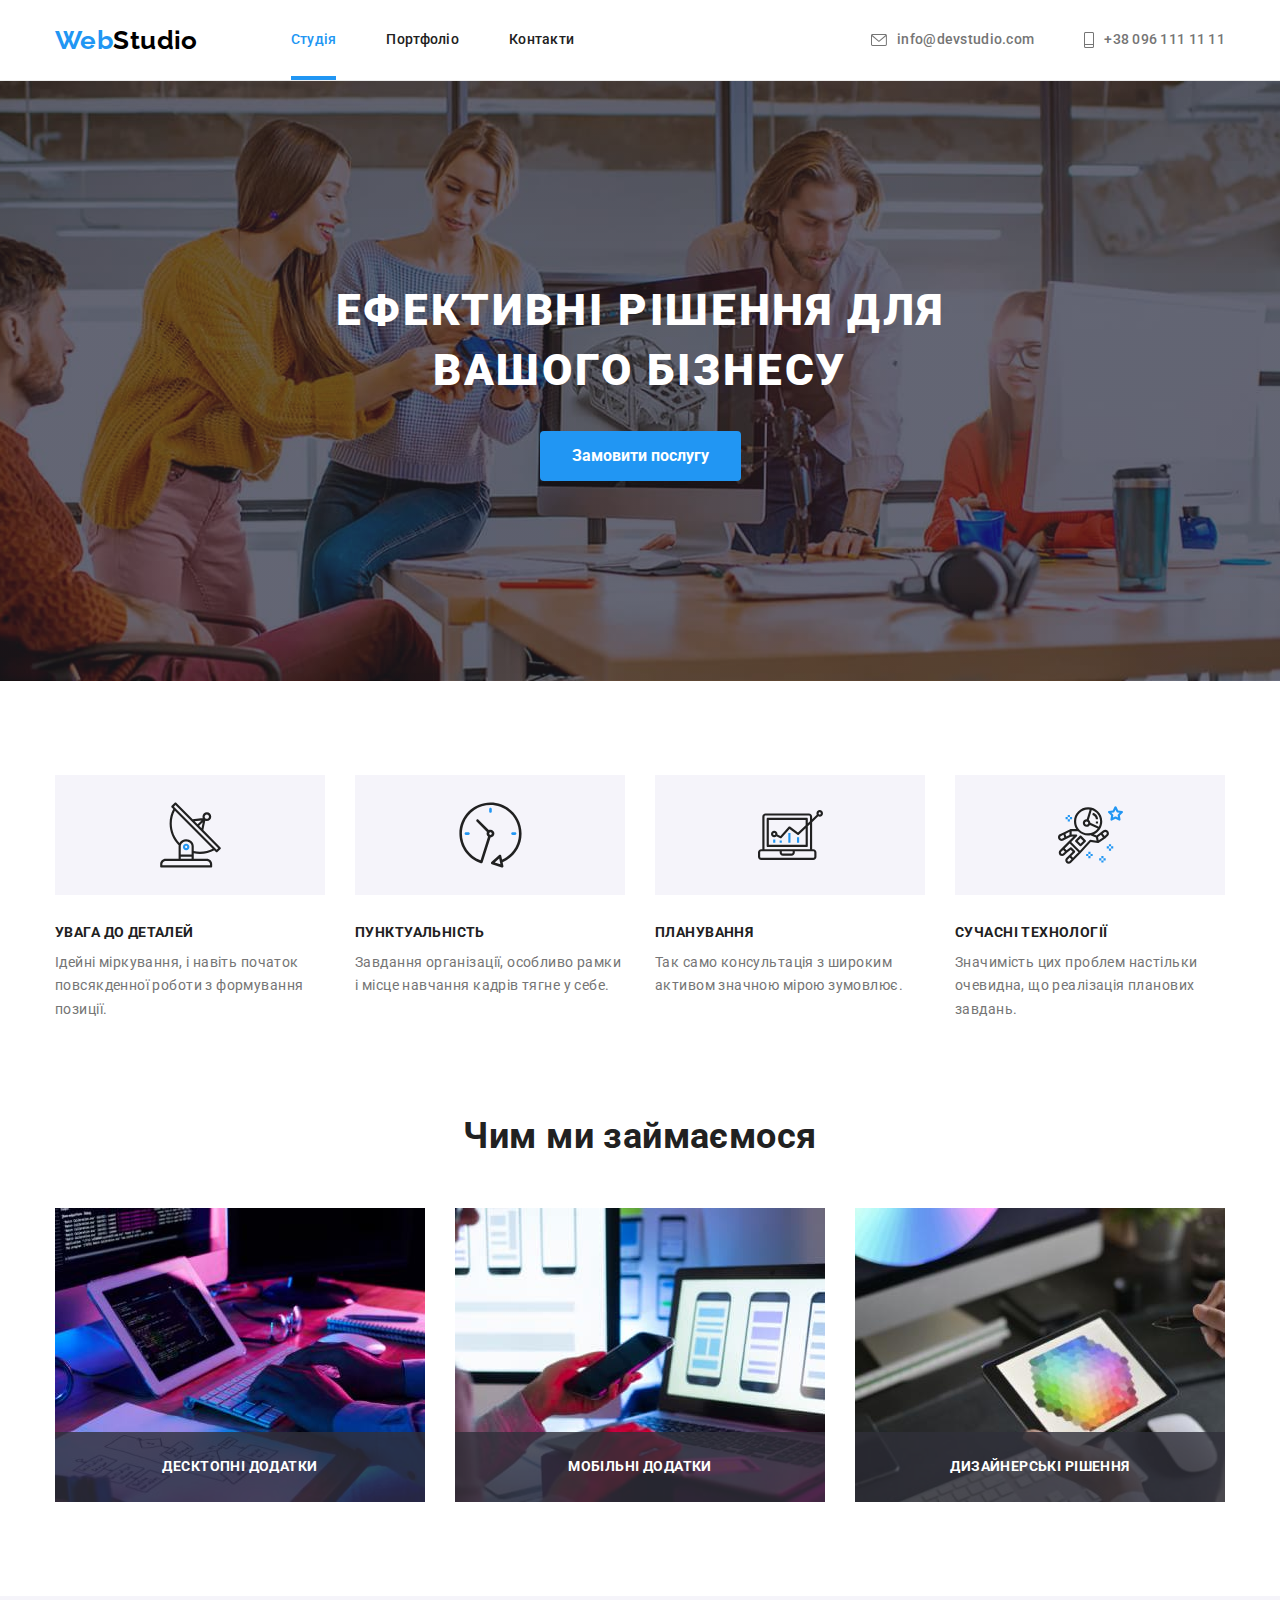
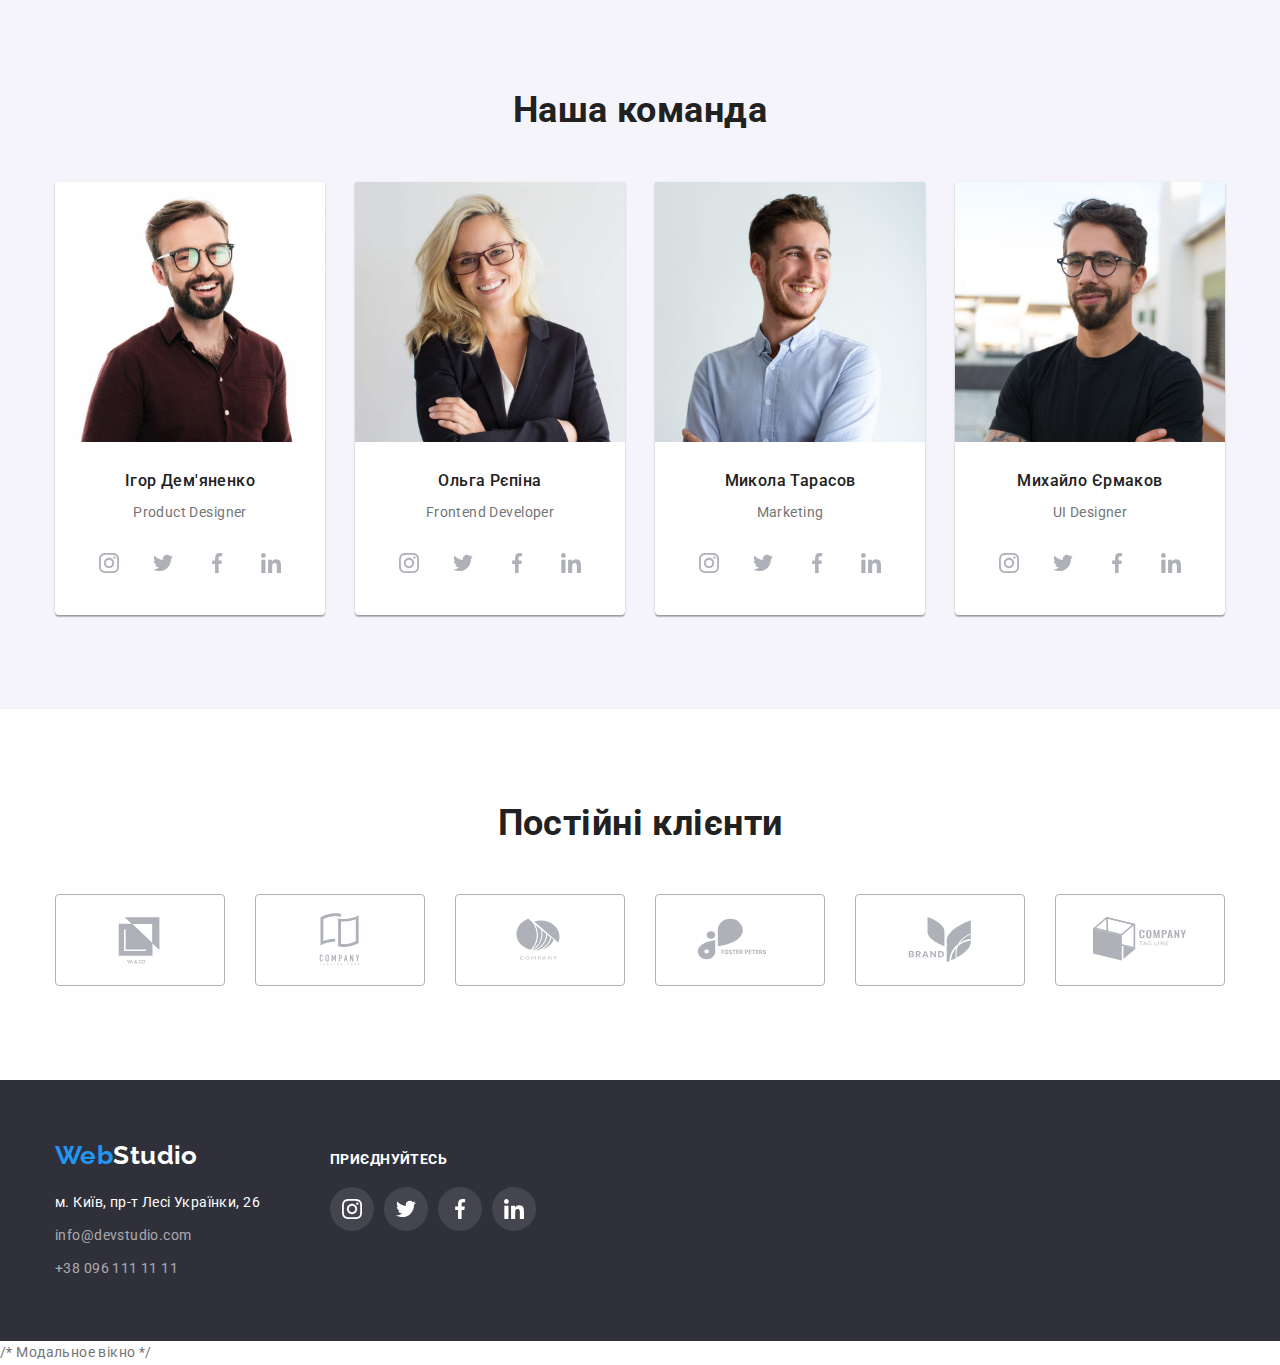
<file: index.html>
<!DOCTYPE html>
<html lang="uk">
  <head>
    <meta charset="UTF-8" />
    <meta http-equiv="X-UA-Compatible" content="IE=edge" />
    <meta
      name="viewport"
      content="width=device-width, initial-scale=1.0"
    />
    <title>WebStudio</title>
    <link
      rel="preconnect"
      href="https://fonts.googleapis.com"
    />
    <link
      rel="preconnect"
      href="https://fonts.gstatic.com"
      crossorigin
    />
    <link
      href="https://fonts.googleapis.com/css2?family=Raleway:wght@700&family=Roboto:wght@400;500;700;900&display=swap"
      rel="stylesheet"
    />
    <link
      rel="stylesheet"
      href="https://cdnjs.cloudflare.com/ajax/libs/modern-normalize/1.1.0/modern-normalize.min.css"
    />
    <link rel="stylesheet" href="./styles/styles.css" />
  </head>
  <body>
    <header class="header">
      <!-- навігація -->

      <div class="container nav-box">
        <nav class="nav">
          <a class="logo logo-top" href="./index.html"
            >Web<span class="logo-header">Studio</span></a
          >

          <ul class="nav-list">
            <li class="nav-list-item">
              <a
                href="./index.html"
                class="nav-link current"
                >Студія</a
              >
            </li>
            <li class="nav-list-item">
              <a href="./portfolio.html" class="nav-link"
                >Портфоліо
              </a>
            </li>
            <li class="nav-list-item">
              <a href="#" class="nav-link">Контакти</a>
            </li>
          </ul>
        </nav>
        <ul class="nav-contacts-list">
          <li class="nav-contacts-item">
            <a
              href="mailto:info@devstudio.com"
              class="nav-contacts"
            >
              <svg
                aria-label="іконка написати на пошту "
                class="icon-envelope"
                width="16"
                height="12"
              >
                <use
                  href="./images/symbol-defs.svg#icon-envelope"
                ></use>
              </svg>
              info@devstudio.com
            </a>
          </li>
          <li class="nav-contacts-item">
            <a
              href="tel:+380961111111"
              class="nav-contacts"
            >
              <svg
                aria-label="іконка зателефонувати"
                class="icon-phone"
                width="10"
                height="16"
              >
                <use
                  href="./images/symbol-defs.svg#icon-phone"
                ></use>
              </svg>
              +38 096 111 11 11
            </a>
          </li>
        </ul>
      </div>
    </header>

    <main>
      <!-- секція з кнопкою -->

      <section class="hero">
        <div class="container">
          <div class="hero-box">
            <h1 class="hero-title">
              Ефективні рішення для вашого бізнесу
            </h1>
            <button
              class="hero-button"
              type="button"
              data-modal-open
            >
              Замовити послугу
            </button>
          </div>
        </div>
      </section>

      <!-- Особливості -->
      <section class="our-benefits">
        <div class="container">
          <h2 class="visually-hidden">Особливості</h2>
          <ul class="benefits-list">
            <li class="benefits-item">
              <div class="benefit-background">
                <svg
                  aria-label="іконка антени"
                  class="icon-benefit"
                >
                  <use
                    href="./images/symbol-defs.svg#icon-antenna-1"
                  ></use>
                </svg>
              </div>
              <h3 class="benefits-title">
                Увага до деталей
              </h3>
              <p class="benefits-text">
                Ідейні міркування, і навіть початок
                повсякденної роботи з формування позиції.
              </p>
            </li>
            <li class="benefits-item">
              <div class="benefit-background">
                <svg
                  aria-label="іконка годинника"
                  class="icon-benefit"
                >
                  <use
                    href="./images/symbol-defs.svg#icon-clock-1"
                  ></use>
                </svg>
              </div>
              <h3 class="benefits-title">Пунктуальність</h3>
              <p class="benefits-text">
                Завдання організації, особливо рамки і місце
                навчання кадрів тягне у себе.
              </p>
            </li>
            <li class="benefits-item">
              <div class="benefit-background">
                <svg
                  aria-label="іконка діаграми "
                  class="icon-benefit"
                >
                  <use
                    href="./images/symbol-defs.svg#icon-diagram-1"
                  ></use>
                </svg>
              </div>
              <h3 class="benefits-title">Планування</h3>
              <p class="benefits-text">
                Так само консультація з широким активом
                значною мірою зумовлює.
              </p>
            </li>
            <li class="benefits-item">
              <div class="benefit-background">
                <svg
                  aria-label="іконка астронавт "
                  class="icon-benefit"
                >
                  <use
                    href="./images/symbol-defs.svg#icon-astronaut-1"
                  ></use>
                </svg>
              </div>
              <h3 class="benefits-title">
                Сучасні технології
              </h3>
              <p>
                Значимість цих проблем настільки очевидна,
                що реалізація планових завдань.
              </p>
            </li>
          </ul>
        </div>
      </section>
      <!-- Чим ми займаємося -->
      <section class="our-work">
        <div class="container section">
          <h2 class="work-title">Чим ми займаємося</h2>
          <ul class="work-list">
            <li class="work-item">
              <img
                class="work-img"
                src="./images/laptop.jpg"
                alt=" ноутбук"
                width="370"
                height="294"
              />
              <div class="overlay-our-work">
                <p class="our-work-text">
                  Десктопні додатки
                </p>
              </div>
            </li>
            <li class="work-item">
              <img
                class="work-img"
                src="./images/phone-laptop.jpg"
                alt="ноутбук і телефон"
                width="370"
                height="294"
              />
              <div class="overlay-our-work">
                <p class="our-work-text">
                  Мобільні додатки
                </p>
              </div>
            </li>
            <li class="work-item">
              <img
                class="work-img"
                src="./images/tab.jpg"
                alt=" планшет"
                width="370"
                height="294"
              />
              <div class="overlay-our-work">
                <p class="our-work-text">
                  Дизайнерські рішення
                </p>
              </div>
            </li>
          </ul>
        </div>
      </section>

      <!-- Наша команда -->
      <section class="our-team">
        <div class="container">
          <h2 class="our-team-title">Наша команда</h2>
          <ul class="team-list">
            <li class="team-item">
              <div class="team-box">
                <img
                  class="person-img"
                  src="./images/man-in-brown.jpg"
                  alt=" чоловік з бородою в коричневій сорочці"
                  width="270"
                />
                <div class="position-box">
                  <h3 class="team-title">
                    Ігор Дем'яненко
                  </h3>
                  <p class="team-position" lang="en">
                    Product Designer
                  </p>

                  <ul class="social-list">
                    <li class="social-item">
                      <a href="" class="social-link">
                        <svg
                          lang="en "
                          aria-label="instagram logo"
                          class="icon"
                        >
                          <use
                            href="./images/symbol-defs.svg#icon-instagram-2"
                          ></use>
                        </svg>
                      </a>
                    </li>
                    <li class="social-item">
                      <a href="" class="social-link">
                        <svg
                          lang="en "
                          aria-label=" twitter logo"
                          class="icon"
                        >
                          <use
                            href="./images/symbol-defs.svg#icon-twitter-1"
                          ></use>
                        </svg>
                      </a>
                    </li>
                    <li class="social-item">
                      <a href="" class="social-link">
                        <svg
                          lang="en "
                          aria-label="facebook logo"
                          class="icon"
                        >
                          <use
                            href="./images/symbol-defs.svg#icon-facebook-1"
                          ></use>
                        </svg>
                      </a>
                    </li>
                    <li class="social-item">
                      <a href="" class="social-link">
                        <svg
                          lang="en "
                          aria-label=" linkedin logo"
                          class="icon"
                        >
                          <use
                            href="./images/symbol-defs.svg#icon-linkedin-1"
                          ></use>
                        </svg>
                      </a>
                    </li>
                  </ul>
                </div>
              </div>
            </li>
            <li class="team-item">
              <div class="team-box">
                <img
                  class="person-img"
                  src="./images/lady.jpg"
                  alt=" жінка блондинка в чорному піджаку"
                  width="270"
                />
                <div class="position-box">
                  <h3 class="team-title">Ольга Рєпіна</h3>
                  <p class="team-position" lang="en">
                    Frontend Developer
                  </p>
                  <ul class="social-list">
                    <li class="social-item">
                      <a href="" class="social-link">
                        <svg
                          lang="en "
                          aria-label="instagram logo"
                          class="icon"
                        >
                          <use
                            href="./images/symbol-defs.svg#icon-instagram-2"
                          ></use>
                        </svg>
                      </a>
                    </li>
                    <li class="social-item">
                      <a href="" class="social-link">
                        <svg
                          lang="en "
                          aria-label=" twitter logo"
                          class="icon"
                        >
                          <use
                            href="./images/symbol-defs.svg#icon-twitter-1"
                          ></use>
                        </svg>
                      </a>
                    </li>
                    <li class="social-item">
                      <a href="" class="social-link">
                        <svg
                          lang="en "
                        aria-label="facebook logo"
                          class="icon"
                        >
                          <use
                            href="./images/symbol-defs.svg#icon-facebook-1"
                          ></use>
                        </svg>
                      </a>
                    </li>
                    <li class="social-item">
                      <a href="" class="social-link">
                        <svg
                          lang="en "
                          aria-label=" linkedin logo"
                          class="icon"
                        >
                          <use
                            href="./images/symbol-defs.svg#icon-linkedin-1"
                          ></use>
                        </svg>
                      </a>
                    </li>
                  </ul>
                </div>
              </div>
            </li>
            <li class="team-item">
              <div class="team-box">
                <img
                  class="person-img"
                  src="./images/man-in-blue.jpg"
                  alt=" чоловік в голубій сорочці"
                  width="270"
                />
                <div class="position-box">
                  <h3 class="team-title">Микола Тарасов</h3>
                  <p class="team-position" lang="en">
                    Marketing
                  </p>
                  <ul class="social-list">
                    <li class="social-item">
                      <a href="" class="social-link">
                        <svg
                          lang="en "
                          aria-label="instagram logo"
                          class="icon"
                        >
                          <use
                            href="./images/symbol-defs.svg#icon-instagram-2"
                          ></use>
                        </svg>
                      </a>
                    </li>
                    <li class="social-item">
                      <a href="" class="social-link">
                        <svg
                          lang="en "
                          aria-label=" twitter logo"
                          class="icon"
                        >
                          <use
                            href="./images/symbol-defs.svg#icon-twitter-1"
                          ></use>
                        </svg>
                      </a>
                    </li>
                    <li class="social-item">
                      <a href="" class="social-link">
                        <svg
                          lang="en "
                          aria-label="facebook logo"
                          class="icon"
                        >
                          <use
                            href="./images/symbol-defs.svg#icon-facebook-1"
                          ></use>
                        </svg>
                      </a>
                    </li>
                    <li class="social-item">
                      <a href="" class="social-link">
                        <svg
                          lang="en "
                         aria-label=" linkedin logo"
                          class="icon"
                        >
                          <use
                            href="./images/symbol-defs.svg#icon-linkedin-1"
                          ></use>
                        </svg>
                      </a>
                    </li>
                  </ul>
                </div>
              </div>
            </li>
            <li class="team-item">
              <div class="team-box">
                <img
                  class="person-img"
                  src="./images/man-in-black.jpg"
                  alt=" чоловік в чорній футболці"
                  width="270"
                />
                <div class="position-box">
                  <h3 class="team-title">
                    Михайло Єрмаков
                  </h3>
                  <p class="team-position" lang="en">
                    UI Designer
                  </p>
                  <ul class="social-list">
                    <li class="social-item">
                      <a href="" class="social-link">
                        <svg
                          lang="en "
                          aria-label="instagram logo"
                          class="icon"
                        >
                          <use
                            href="./images/symbol-defs.svg#icon-instagram-2"
                          ></use>
                        </svg>
                      </a>
                    </li>
                    <li class="social-item">
                      <a href="" class="social-link">
                        <svg
                          lang="en "
                          aria-label=" twitter logo"
                          class="icon"
                        >
                          <use
                            href="./images/symbol-defs.svg#icon-twitter-1"
                          ></use>
                        </svg>
                      </a>
                    </li>
                    <li class="social-item">
                      <a href="" class="social-link">
                        <svg
                          lang="en "
                          aria-label="facebook logo"
                          class="icon"
                        >
                          <use
                            href="./images/symbol-defs.svg#icon-facebook-1"
                          ></use>
                        </svg>
                      </a>
                    </li>
                    <li class="social-item">
                      <a href="" class="social-link">
                        <svg
                          lang="en "
                          aria-label=" linkedin logo"
                          class="icon"
                        >
                          <use
                            href="./images/symbol-defs.svg#icon-linkedin-1"
                          ></use>
                        </svg>
                      </a>
                    </li>
                  </ul>
                </div>
              </div>
            </li>
          </ul>
        </div>
      </section>

      <!-- Clients  -->

      <section class="clients container">
        <h2 class="clients-title">Постійні клієнти</h2>
        <ul class="clients-item-list">
          <li class="clients-item">
            <a href="" class="clients-link">
              <svg
                aria-label="лого компанії клієнта "
                class="icon-clients"
              >
                <use
                  href="./images/symbol-defs.svg#icon-Logo1"
                ></use>
              </svg>
            </a>
          </li>
          <li class="clients-item">
            <a href="" class="clients-link">
              <svg
                aria-label="лого компанії клієнта "
                class="icon-clients"
              >
                <use
                  href="./images/symbol-defs.svg#icon-Logo2"
                ></use>
              </svg>
            </a>
          </li>
          <li class="clients-item">
            <a href="" class="clients-link">
              <svg
                aria-label="лого компанії клієнта "
                class="icon-clients"
              >
                <use
                  href="./images/symbol-defs.svg#icon-Logo3"
                ></use>
              </svg>
            </a>
          </li>
          <li class="clients-item">
            <a
              href=""
              class="clients-link"
            
            >
              <svg
                aria-label="лого компанії клієнта "
                class="icon-clients"
              >
                <use
                  href="./images/symbol-defs.svg#icon-Logo4"
                ></use>
              </svg>
            </a>
          </li>
          <li class="clients-item">
            <a href="" class="clients-link">
              <svg
                aria-label="лого компанії клієнта "
                class="icon-clients"
              >
                <use
                  class="icon-clients"
                  href="./images/symbol-defs.svg#icon-Logo5"
                ></use>
              </svg>
            </a>
          </li>
          <li class="clients-item">
            <a href="" class="clients-link">
              <svg
                aria-label="лого компанії клієнта "
                class="icon-clients"
              >
                <use
                  href="./images/symbol-defs.svg#icon-Logo6"
                ></use>
              </svg>
            </a>
          </li>
        </ul>
      </section>
    </main>

    <footer class="footer">
      <div class="container footer-box">
        <div class="footer-info">
          <a class="logo logo-footer" href="./index.html"
            >Web<span class="logo-foot">Studio</span></a
          >
          <address class="footer-address">
            <ul class="link-list">
              <li class="link-item">
                <a
                  class="address-link"
                  href="https://goo.gl/maps/CPtrU1FHBa2aNyZL9"
                  target="_blank"
                  rel="noopener noreferrer nofollow"
                  >м. Київ, пр-т Лесі Українки, 26</a
                >
              </li>
              <li class="link-item">
                <a
                  href="mailto:info@devstudio.com"
                  class="footer-link"
                >
                  info@devstudio.com</a
                ><br />
              </li>
              <li class="link-item">
                <a
                  href="tel:+380961111111"
                  class="footer-link"
                  >+38 096 111 11 11</a
                >
              </li>
            </ul>
          </address>
        </div>

        <div class="footer-social">
          <p class="footer-text">приєднуйтесь</p>
          <ul class="social-list-footer">
            <li class="social-item-footer">
              <a href="" class="social-link-footer">
                <svg
                  lang="en"
                  aria-label="logo instagram "
                  class="icon"
                >
                  <use
                    href="./images/symbol-defs.svg#icon-instagram-2"
                  ></use>
                </svg>
              </a>
            </li>
            <li class="social-item-footer">
              <a href="" class="social-link-footer">
                <svg
                  lang="en"
                  aria-label="logo twitter "
                  class="icon"
                >
                  <use
                    href="./images/symbol-defs.svg#icon-twitter-1"
                  ></use>
                </svg>
              </a>
            </li>
            <li class="social-item-footer">
              <a href="" class="social-link-footer">
                <svg
                  lang="en"
                  aria-label="logo facebook"
                  class="icon"
                >
                  <use
                    href="./images/symbol-defs.svg#icon-facebook-1"
                  ></use>
                </svg>
              </a>
            </li>
            <li class="social-item-footer">
              <a href="" class="social-link-footer">
                <svg
                  lang="en"
                  aria-label="logo linkedin"
                  class="icon"
                >
                  <use
                    href="./images/symbol-defs.svg#icon-linkedin-1"
                  ></use>
                </svg>
              </a>
            </li>
          </ul>
        </div>
      </div>
    </footer>
    /* Модальное вікно */

    <div class="backdrop is-hidden" data-modal>
      <div class="modal ">
        <button
          class="close-modal"
          type="button"
          data-modal-close
        >
          <svg class="icon-close" width="18" height="18">
            <use
              href="./images/symbol-defs.svg#icon-close"
            ></use>
          </svg>
        </button>
      </div>
    </div>
    <script src="./modal.js"></script>
  </body>
</html>
</file>
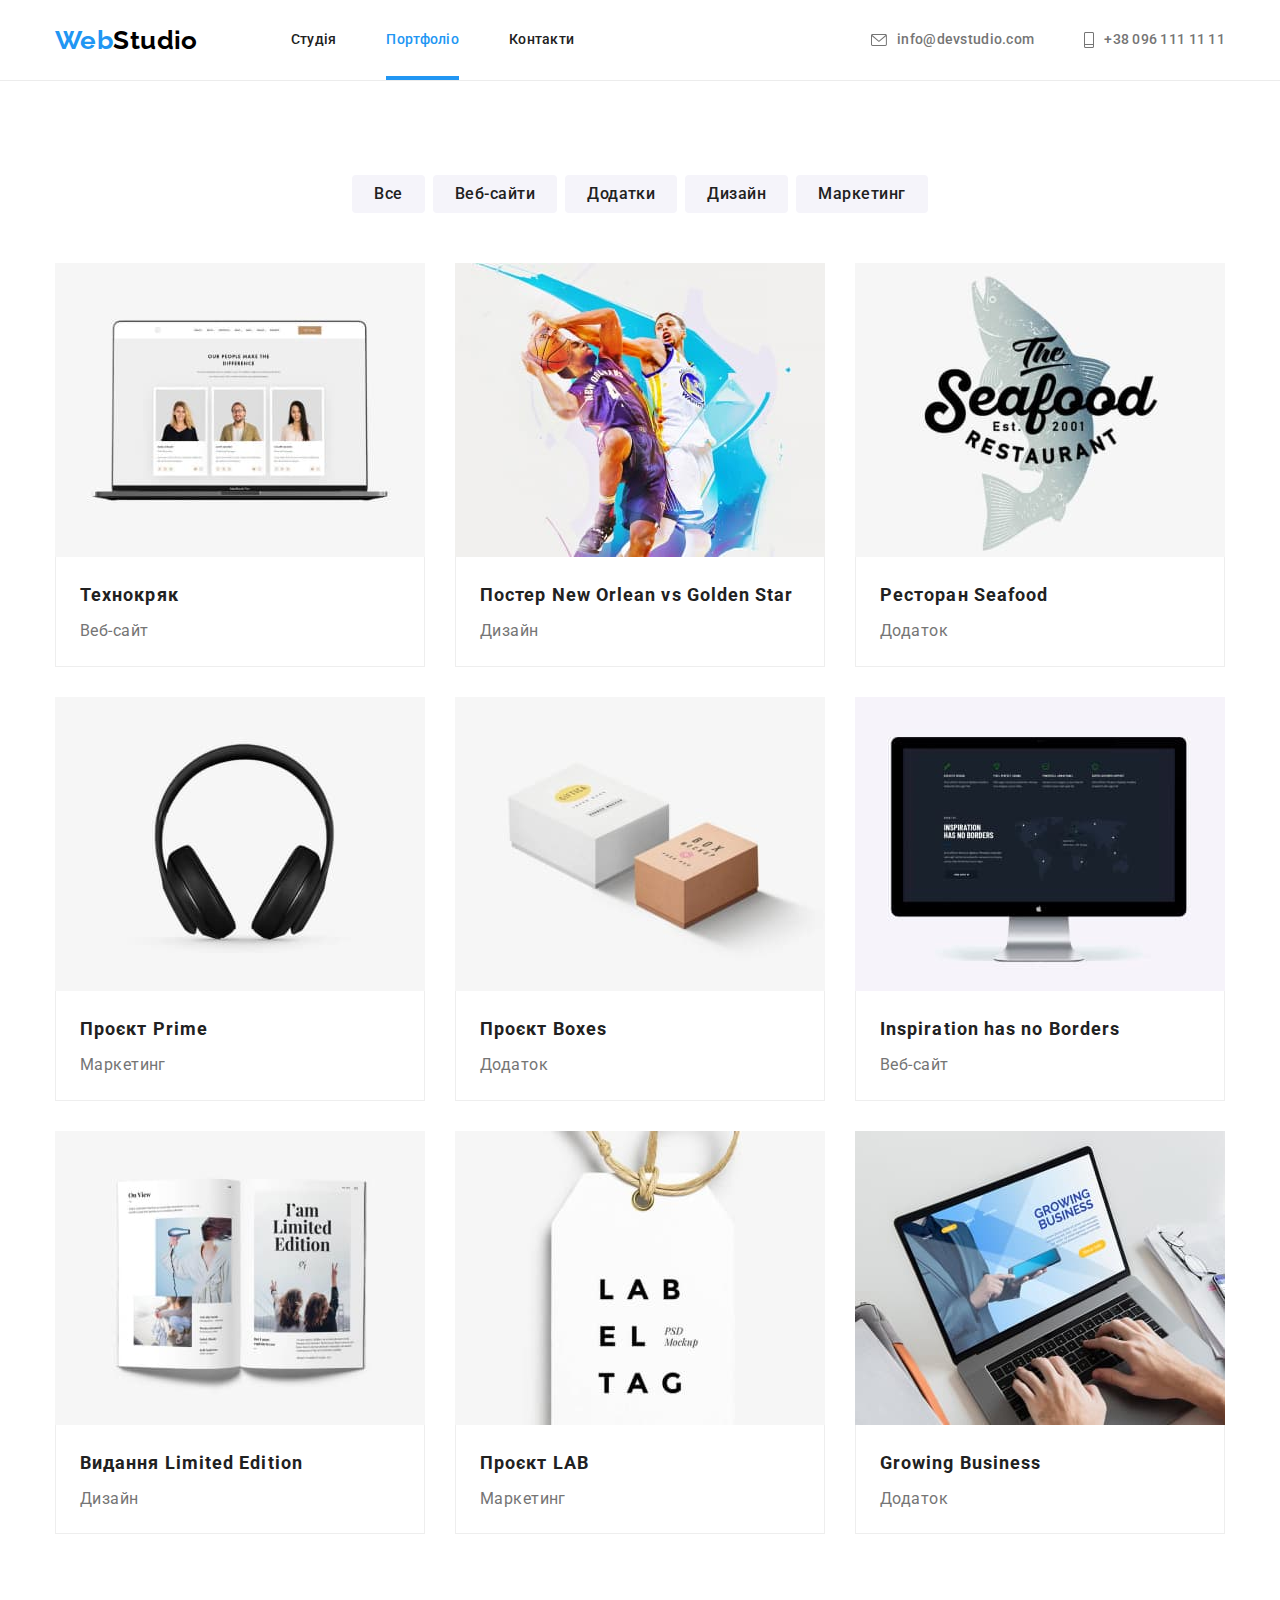
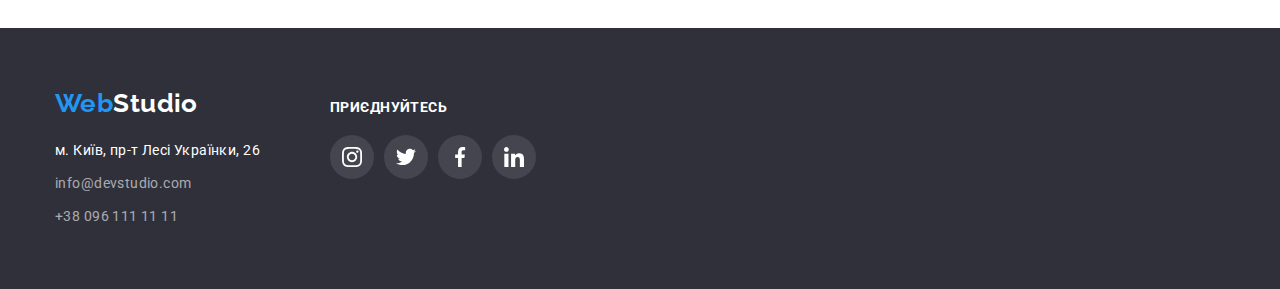
<file: portfolio.html>
<!DOCTYPE html>
<html lang="uk">
  <head>
    <meta charset="UTF-8" />
    <meta http-equiv="X-UA-Compatible" content="IE=edge" />
    <meta
      name="viewport"
      content="width=device-width, initial-scale=1.0"
    />
    <title>WebStudio</title>

    <link
      rel="preconnect"
      href="https://fonts.googleapis.com"
    />
    <link
      rel="preconnect"
      href="https://fonts.gstatic.com"
      crossorigin
    />
    <link
      href="https://fonts.googleapis.com/css2?family=Raleway:wght@700&family=Roboto:wght@400;500;700;900&display=swap"
      rel="stylesheet"
    />
    <link
      rel="stylesheet"
      href="https://cdnjs.cloudflare.com/ajax/libs/modern-normalize/1.1.0/modern-normalize.min.css"
    />
    <link rel="stylesheet" href="./styles/styles.css" />
  </head>
  <body>
    <header class="header">
      <!-- навігація -->

      <div class="container nav-box">
        <nav class="nav">
          <a class="logo logo-top" href="./index.html"
            >Web<span class="logo-header">Studio</span></a
          >

          <ul class="nav-list">
            <li class="nav-list-item">
              <a href="./index.html" class="nav-link"
                >Студія</a
              >
            </li>
            <li class="nav-list-item">
              <a
                href="./portfolio.html"
                class="nav-link current"
                >Портфоліо
              </a>
            </li>
            <li class="nav-list-item">
              <a href="#" class="nav-link">Контакти</a>
            </li>
          </ul>
        </nav>
        <ul class="nav-contacts-list">
          <li class="nav-contacts-item">
            <a
              href="mailto:info@devstudio.com"
              class="nav-contacts"
            >
              <svg
                aria-label="іконка написати на пошту  "
                class="icon-envelope"
                width="16"
                height="12"
              >
                <use
                  href="./images/symbol-defs.svg#icon-envelope"
                ></use>
              </svg>
              info@devstudio.com
            </a>
          </li>
          <li class="nav-contacts-item">
            <a
              href="tel:+380961111111"
              class="nav-contacts"
            >
              <svg
                aria-label= "іконка зателефонувти"
                class="icon-phone"
                width="10"
                height="16"
              >
                <use
                  href="./images/symbol-defs.svg#icon-phone"
                ></use>
              </svg>
              +38 096 111 11 11
            </a>
          </li>
        </ul>
      </div>
    </header>
    <main>
      <section class="portfolio">
        <div class="container">
          <h1 class="visually-hidden">Портфоліо</h1>
          <ul class="portfolio-btnlist">
            <li class="portfolio-item">
              <button
                type="button"
                class="portfolio-buttons"
              >
                Все
              </button>
            </li>
            <li class="portfolio-item">
              <button
                type="button"
                class="portfolio-buttons"
              >
                Веб-сайти
              </button>
            </li>
            <li class="portfolio-item">
              <button
                type="button"
                class="portfolio-buttons"
              >
                Додатки
              </button>
            </li>
            <li class="portfolio-item">
              <button
                type="button"
                class="portfolio-buttons"
              >
                Дизайн
              </button>
            </li>
            <li class="portfolio-item">
              <button
                type="button"
                class="portfolio-buttons"
              >
                Маркетинг
              </button>
            </li>
          </ul>

          <ul class="portfolio-gal-list">
            <li class="portfolio-gal-item">
              <a class="portfolio-link" href="#">
                <div class=" overlay-box">
               
                    <img
                      class="portfolio-img"
                      src="./images/web.jpg"
                      alt=" веб сторінка"
                      width="370"
                    />
                    <div class="portfolio-overlay">
                      <p class=" overlay-text">
                        Ресурс пропонує комплексні пропозиції
                        з різним рівнем функціоналу та
                        сервісів. Все це дозволить відвідувачу
                        отримати вичерпні відомості про
                        компанію чи приватну особу.
                      </p>
                    </div>
                   
                  </div>
                    <div class="gal-title-box">
                      <h2 class="portfolio-title">
                        Технокряк
                      </h2>
                      <p class="portfolio-text">Веб-сайт</p>
                    </div>
                </a>
              
            </li>

            <li class="portfolio-gal-item">
              <a class="portfolio-link" href=""
              >
                <div class="overlay-box">
                 <img
                    class="portfolio-img"
                    src="./images/poster.jpg"
                    alt=" постер"
                    width="370"
                  />
                  <div class="portfolio-overlay">
                    <p class="overlay-text">
                      Ресурс пропонує комплексні пропозиції
                      з різним рівнем функціоналу та
                      сервісів. Все це дозволить відвідувачу
                      отримати вичерпні відомості про
                      компанію чи приватну особу.
                       </p>
                  </div>
                 
                </div> 
                  <div class="gal-title-box">
                    <h2 class="portfolio-title">
                      Постер New Orlean vs Golden Star
                    </h2>
                    <p class="portfolio-text">Дизайн</p>
                  </div>
                </a>
              
            </li>
            <li class="portfolio-gal-item">
              <a class="portfolio-link" href="">
                <div class="overlay-box">
               
                    <img
                      class="portfolio-img"
                      src="./images/restaurante.jpg"
                      alt="логотип ресторану"
                      width="370"
                    />
                   <div class="portfolio-overlay">
                    <p class="overlay-text">
                      Ресурс пропонує комплексні пропозиції з різним рівнем функціоналу та сервісів. Все це дозволить відвідувачу отримати вичерпні відомості про компанію чи приватну особу.
                    </p>
                   </div> 
                 
                </div>
              
                  <div class="gal-title-box">
                    <h2 class="portfolio-title">
                      Ресторан Seafood
                    </h2>
                    <p class="portfolio-text">Додаток</p>
                  </div>
                </a>
             
            </li>
            <li class="portfolio-gal-item">
              <a class="portfolio-link" href=""
              >
                <div class="overlay-box">
                 <img
                    class="portfolio-img"
                    src="./images/headphone.jpg"
                    alt=" навушники "
                    width="370"
                  />
                  <div class="portfolio-overlay">
                    <p class="overlay-text ">
                      Ресурс пропонує комплексні пропозиції
                      з різним рівнем функціоналу та
                      сервісів. Все це дозволить відвідувачу
                      отримати вичерпні відомості про
                      компанію чи приватну особу.
                    </p>
                  </div>
                 
                </div>
                
                  <div class="gal-title-box">
                    <h2 class="portfolio-title">
                      Проєкт Prime
                    </h2>
                    <p class="portfolio-text">Маркетинг</p>
                  </div>
                </a>
            
            </li>
            <li class="portfolio-gal-item">
             
              <a class="portfolio-link" href="">
                 
                <div class="overlay-box">  
                   <img
                      class="portfolio-img"
                      src="./images/box.jpg"
                      alt=" коробки"
                      width="370"
                    />
                    <div class="portfolio-overlay">
                      <p class="overlay-text">
                        Ресурс пропонує комплексні пропозиції
                        з різним рівнем функціоналу та
                        сервісів. Все це дозволить відвідувачу
                        отримати вичерпні відомості про
                        компанію чи приватну особу.
                      </p>
                    </div>
                         

               
                </div>
               
                  <div class="gal-title-box">
                    <h2 class="portfolio-title">
                      Проєкт Boxes
                    </h2>
                    <p class="portfolio-text">Додаток</p>
                  </div>
                </a>
              
            </li>
            <li class="portfolio-gal-item">
              <a class="portfolio-link" href=""
                  >
                <div class="overlay-box">
                 <img
                    class="portfolio-img"
                    src="./images/pc.jpg"
                    alt=""
                    width="370"
                  />
                  <div class="portfolio-overlay">
                    <p class="overlay-text ">
                      Ресурс пропонує комплексні пропозиції
                      з різним рівнем функціоналу та
                      сервісів. Все це дозволить відвідувачу
                      отримати вичерпні відомості про
                      компанію чи приватну особу.
                    </p>
                  </div>
                 
                </div>
               
                  <div class="gal-title-box">
                    <h2 class="portfolio-title">
                      Inspiration has no Borders
                    </h2>
                    <p class="portfolio-text">Веб-сайт</p>
                  </div>
                </a>
            
            </li>
            <li class="portfolio-gal-item">
              <a class="portfolio-link" href="">
            
                <div class="overlay-box">
                 <img
                    class="portfolio-img"
                    src="./images/book.jpg"
                    alt=""
                    width="370"
                  />
                  <div class="portfolio-overlay">
                    <p class="overlay-text ">
                      Ресурс пропонує комплексні пропозиції
                      з різним рівнем функціоналу та
                      сервісів. Все це дозволить відвідувачу
                      отримати вичерпні відомості про
                      компанію чи приватну особу.
                    </p>
                  </div>
                 
                </div>
               
                  <div class="gal-title-box">
                    <h2 class="portfolio-title">
                      Видання Limited Edition
                    </h2>
                    <p class="portfolio-text">Дизайн</p>
                  </div>
                </a>
             
            </li>
            <li class="portfolio-gal-item">
              <a class="portfolio-link" href="">
              
                <div class="overlay-box">
                 <img
                    class="portfolio-img"
                    src="./images/tag.jpg"
                    alt=""
                    width="370"
                  />
                  <div class="portfolio-overlay">

               
                  <p class="overlay-text">
                    Ресурс пропонує комплексні пропозиції
                    з різним рівнем функціоналу та
                    сервісів. Все це дозволить відвідувачу
                    отримати вичерпні відомості про
                    компанію чи приватну особу.
                  </p>
                
                </div>
                 
              </div>
            
                  <div class="gal-title-box">
                    <h2 class="portfolio-title">
                      Проєкт LAB
                    </h2>
                    <p class="portfolio-text">Маркетинг</p>
                  </div>
                </a>
            
            </li>
            <li class="portfolio-gal-item">
              <a class="portfolio-link" href="">
                <div class="overlay-box">
               
                    <img
                      class="portfolio-img"
                      src="./images/lap-top.jpg"
                      alt=""
                      width="370"
                    />
                  <div class="portfolio-overlay">
                    <p class="overlay-text ">
                      Ресурс пропонує комплексні пропозиції
                      з різним рівнем функціоналу та
                      сервісів. Все це дозволить відвідувачу
                      отримати вичерпні відомості про
                      компанію чи приватну особу.
                    </p>
                  </div>
          
                
                </div>
             
                  <div class="gal-title-box">
                    <h2 class="portfolio-title">
                      Growing Business
                    </h2>
                    <p class="portfolio-text">Додаток</p>
                  </div>
                </a>
              
            </li>
          </ul>
        </div>
      </section> 
      </main>
     
   

    <footer class="footer">
      <div class="container footer-box">
        <div class="footer-info">
          <a class="logo logo-footer" href="./index.html"
            >Web<span class="logo-foot">Studio</span></a
          >
          <address class="footer-address">
            <ul class="link-list">
              <li class="link-item">
                <a
                  class="address-link"
                  href="https://goo.gl/maps/CPtrU1FHBa2aNyZL9"
                  target="_blank"
                  rel="noopener noreferrer nofollow"
                  >м. Київ, пр-т Лесі Українки, 26</a
                >
              </li>
              <li class="link-item">
                <a
                  href="mailto:info@devstudio.com"
                  class="footer-link"
                >
                  info@devstudio.com</a
                ><br />
              </li>
              <li class="link-item">
                <a
                  href="tel:+380961111111"
                  class="footer-link"
                  >+38 096 111 11 11</a
                >
              </li>
            </ul>
          </address>
        </div>

        <div class="footer-social">
          <p class="footer-text">приєднуйтесь</p>
          <ul class="social-list-footer">
            <li class="social-item-footer">
              <a href="" class="social-link-footer">
                <svg
                  lang="en"
                  aria-label="logo instagram "
                  class="icon"
                >
                  <use
                    href="./images/symbol-defs.svg#icon-instagram-2"
                  ></use>
                </svg>
              </a>
            </li>
            <li class="social-item-footer">
              <a href="" class="social-link-footer">
                <svg
                  lang="en"
                 aria-label="logo twitter "
                  class="icon"
                >
                  <use
                    href="./images/symbol-defs.svg#icon-twitter-1"
                  ></use>
                </svg>
              </a>
            </li>
            <li class="social-item-footer">
              <a href="" class="social-link-footer">
                <svg
                  lang="en"
                   aria-label="logo facebook "
                  class="icon"
                >
                  <use
                    href="./images/symbol-defs.svg#icon-facebook-1"
                  ></use>
                </svg>
              </a>
            </li>
            <li class="social-item-footer">
              <a href="" class="social-link-footer">
                <svg
                  lang="en"
                  aria-label="logo linkedin "
                  class="icon"
                >
                  <use
                    href="./images/symbol-defs.svg#icon-linkedin-1"
                  ></use>
                </svg>
              </a>
            </li>
          </ul>
        </div>
      </div>
    </footer>
  </body>
</html>
</file>
<file: styles/styles.css>
:root {
  --accent-color: #2196f3;
  --text-color: #757575;
  --title-color: #212121;
  --white: #ffffff;
  --team-color: #f5f4fa;
  --button-active: #188ce8;
  --hero-bcc: #c4c4c4;
  --font-family-main: 'Roboto', sans-serif;
  --font-family-logo: 'Raleway';
  --border-color: #eeeeee;
  --border-header: #ececec;
  --link-color: #afb1b8;
  --link-active-color-text: #fff;
  --link-footer-color-text: #fff;
  --link-backgound: #fff;
  --link-footer-background: rgba(255, 255, 255, 0.1);
  --portfolio-description-text: #ffffff;
  --portfolio-description-backgound: rgba( 33,150,243,0.9 );
 --modal-background:#fff;
 
}
h1,
h2,
h3,
h4,
p {
  margin-top: 0px;
  margin-bottom: 0px;
  margin-left: 0px;
  margin-right: 0px;
}
ul,
ol {
  margin-top: 0px;
  margin-bottom: 0px;
  padding-left: 0px;
  list-style: none;
}
img {
  display: block;
}
a {
  text-decoration: none;
}
button {
  cursor: pointer;
}



body {
  background-color: var(--white);
  color: var(--text-color);
  font-family: var(--font-family-main);
  font-size: 14px;
  line-height: 1.71;
  letter-spacing: 0.03em;
}
.container {
  margin-left: auto;
  margin-right: auto;
  width: 1200px;
  padding-left: 15px;
  padding-right: 15px;
}
/* < !-- навігація --> */

.header {
  border-bottom: 1px solid var(--border-header);
}
.logo {
  color: var(--accent-color);
  font-family: var(--font-family-logo);
  font-weight: 700;
  font-size: 26px;
  line-height: 1.19;
  letter-spacing: inherit;
  display: block;
}
.logo-top {
  padding-top: 24px;
  padding-bottom: 24px;
  margin-right: 93px;
}
.logo-header {
  color: #000000;
}

/* <!-- навігація --> */
.nav {
  display: flex;
  align-items: center;
}
.nav-contacts-list,
.nav-list {
  display: flex;
  align-items: center;
}
.nav-box {
  display: flex;
  align-items: center;
}

.nav-list-item:not(:last-child),
.nav-contacts-item:not(:last-child) {
  margin-right: 50px;
}
.nav-contacts-list {
  margin-left: auto;
}

.nav-link,
.nav-contacts {
  font-family: inherit;
  font-style: inherit;
  color: var(--title-color);
  font-weight: 500;
  font-size: 14px;
  line-height: 1.14;
  letter-spacing: 0.02em;
  padding-top: 32px;
  padding-bottom: 32px;
  display: block;

  transition: color 250ms cubic-bezier(0.4, 0, 0.2, 1);
}
.nav-link:hover,
.nav-contacts:hover,
.nav-link:focus,
.nav-contacts:focus,
.footer-link:hover,
.footer-link:focus,
.current {
  color: var(--accent-color);
}
.nav-contacts {
  color: var(--text-color);
  display: flex;
  align-items: center;
}

.nav-contacts-list,
.nav-list {
  display: flex;
  align-items: center;
}

.icon-envelope,
.icon-phone {
  margin-right: 10px;
  fill: currentColor;
}
.nav-link{
  position: relative;
}

.current::after {
  position: absolute;
  bottom: 0;
  left:0;

  content: '';
  width: 100%;
  height: 4px;
  background-color: var(--accent-color);
 
  transition: background 250ms cubic-bezier(0.4, 0, 0.2, 1);

}
/* < !-- секція hero --> */
.hero {
  padding-top: 200px;
  padding-bottom: 200px;
  background-color: var(--hero-bcc);
  background-image: linear-gradient(
      rgba(47, 48, 58, 0.4),
      rgba(47, 48, 58, 0.4)
    ),
    url(../images/background.jpg);
  background-repeat: no-repeat;
  background-size: 1600px;
  background-position: center;
}
.hero-title {
  font-weight: 900;
  font-size: 44px;
  line-height: 1.36;
  letter-spacing: 0.06em;
  text-transform: uppercase;
  color: var(--white);

  margin-bottom: 30px;
  margin-left: auto;
  margin-right: auto;
}
.hero-button {
  background-color: var(--accent-color);
  color: var(--white);
  font-weight: 700;
  font-size: 16px;
  line-height: 1.87;
  padding: 10px 32px;
  border-radius: 4px;
  box-shadow: 0px, 4px rgba(0, 0, 0, 0.15);
  border: none;
  display: block;
  margin-left: auto;
  margin-right: auto;

  transition: background 250ms cubic-bezier(0.4, 0, 0.2, 1);
}

.hero-button:hover,
.hero-button:focus {
  background-color: var(--button-active);
}

.hero-box {
  width: 696px;
  text-align: center;
  margin-left: auto;
  margin-right: auto;
}
/* < !-- Особливості --> */

.visually-hidden {
  position: absolute;
  white-space: nowrap;
  width: 1px;
  height: 1px;
  overflow: hidden;
  border: 0;
  padding: 0;
  clip: rect(0 0 0 0);
  clip-path: inset(50%);
}
.our-benefits {
  padding-top: 94px;
}

.benefits-list {
  display: flex;
}
.benefits-item:not(:last-child),
.work-item:not(:last-child),
.team-item:not(:last-child) {
  margin-right: 30px;
}
.benefits-item {
  flex-basis: calc(100% - 90px / 4);
}
.benefits-title {
  color: var(--title-color);
  font-weight: 700;
  font-size: 14px;
  line-height: 1.14;
  text-transform: uppercase;
  margin-bottom: 10px;
}
.benefit-background {
  display: flex;
  background-color: var(--team-color);
  height: 120px;
  align-items: center;
  justify-content: center;
  margin-bottom: 30px;
}
.icon-benefit {
  width: 65px;
  height: 70px;
}
/* <!-- Чим ми займаємося --> */
.our-work {
  padding-top: 94px;
  padding-bottom: 94px;
}
.work-list {
  display: flex;
  align-items: center;
}
.work-item {
  position: relative;

  flex-basis: calc(100% - 60px / 3);
}
.our-work .work-title,
.our-team-title,
.clients-title {
  margin-bottom: 50px;
  color: var(--title-color);
  font-weight: 700;
  font-size: 36px;
  line-height: 1.16;
  text-align: center;
}

.overlay-our-work {

  position: absolute;
  bottom: 0px;
  left:0px;

  display: flex;
  align-items: center;
  justify-content: center;

width:100%;
height:70px;
background-color: rgba(47, 48, 58, 0.8);
}
.our-work-text {

  font-weight: 700;
  line-height: 1.14;
 

  text-transform: uppercase;
  color: #ffffff;
}

/* < !-- Наша команда --> */
.team-box {
  background: #ffffff;
  box-shadow: 0px 1px 3px rgba(0, 0, 0, 0.12),
    0px 1px 1px rgba(0, 0, 0, 0.14),
    0px 2px 1px rgba(0, 0, 0, 0.2);
  border-radius: 0px 0px 4px 4px;

}
.team-list {
  display: flex;
  align-items: center;
}

.our-team {
  padding-top: 94px;
  padding-bottom: 94px;
  background-color: var(--team-color);
}
.team-item {
  background-color: var(--white);
  text-align: center;
  flex-basis: calc(100% - 90px / 4);
}
.team-title {
  font-weight: 500;
  font-size: 16px;
  line-height: 1.18;
  color: var(--title-color);
  margin-bottom: 10px;
  text-align: center;
}
.team-position {
  margin-bottom: 16px;
}
.position-box {
  padding-top: 30px;
  padding-right: 32px;
  padding-left: 32px;
  padding-bottom: 30px;
}
/* social link */
.social-list,
.social-list-footer {
  align-items: center;
  justify-content: center;
  display: flex;
  gap: 10px;
}
.icon {
  fill: currentColor;
  width: 20px;
  height: 20px;
}
.social-link {
  display: flex;
  justify-content: center;
  align-items: center;
  width: 44px;
  height: 44px;
  border-radius: 50px;
  background-color: var(--link-backgound);
  color: var(--link-color);

  transition: color 250ms cubic-bezier(0.4, 0, 0.2, 1),
  background 250ms cubic-bezier(0.4, 0, 0.2, 1);
}
.social-link:hover,
.social-link:focus {
  color: var(--link-active-color-text);
  background-color: var(--accent-color);
}

.social-footer {
  display: flex;
  align-items: center;
  width: 206px;
  height: 80px;
}
.social-link-footer {
  display: flex;
  justify-content: center;
  align-items: center;
  width: 44px;
  height: 44px;
  border-radius: 50px;
  color: var(--link-footer-color-text);
  background-color: var(--link-footer-background);
  transition: background 250ms cubic-bezier(0.4, 0, 0.2, 1);
}

.social-link-footer:hover,
.social-link-footer:focus {
  background-color: var(--accent-color);
}

/* clients */
.clients {
  padding-top: 94px;
  padding-bottom: 94px;
}
.clients-item-list {
  display: flex;
  justify-content: center;
  align-items: center;
  gap: 30px;
}

.clients-link {
  display: flex;
  justify-content: center;
  align-items: center;
  width: 170px;
  height: 92px;
border: 1px solid var(--link-color);
;
  border-radius: 4px;
  color: var(--link-color);

  transition:color 250ms cubic-bezier(0.4, 0, 0.2, 1),
  border-color 250ms cubic-bezier(0.4, 0, 0.2, 1)
}
.icon-clients {
  fill: currentColor;
  width: 106px;
  height: 60px;
}
.clients-link:hover,
.clients-link:focus {
  border-color: 1px var(--accent-color);
  color: var(--accent-color);
}

/* footer */

.logo-foot {
  color: var(--white);
}
footer {
  background-color: #2f303a;
  padding-top: 60px;
  padding-bottom: 60px;
}

.logo-footer {
  display: block;
  margin-bottom: 20px;
}
.address-link {
  color: var(--white);
}
.footer-address {
  font-style: normal;
}
.icon-footer {
  width: 20px;
  height: 20px;
}
.footer-link {
  color: rgba(255, 255, 255, 0.6);
}
.link-item:not(:last-child) {
  margin-bottom: 9px;
}
.footer-box {
  display: flex;
  align-items: baseline;
}
.footer-info {
  margin-right: 70px;
}
.footer-text {
  font-family: 'Roboto';
  font-weight: 700;
  font-size: 14px;
  line-height: 16px;
  text-transform: uppercase;
  color: #fff;
  margin-bottom: 20px;
}


/* Портфоліо */
.portfolio {
  padding-top: 94px;
  padding-bottom: 94px;
}
.portfolio-btnlist {
  display: flex;
  align-items: center;
  margin-bottom: 50px;
  justify-content: center;
}

.portfolio-buttons {
  font-family: inherit;
  font-weight: 500;
  font-size: 16px;
  line-height: 1.62;
  letter-spacing: 0.03em;
  color: var(--title-color);
  background-color: #f5f4fa;
  padding: 6px 22px;
  margin-left: auto;
  border: none;
  border-radius: 4px; 

transition:background 250ms cubic-bezier(0.4, 0, 0.2, 1),
color 250ms cubic-bezier(0.4, 0, 0.2, 1),
 box-shadow 250ms cubic-bezier(0.4, 0, 0.2, 1);

}
.portfolio-buttons:hover,
.portfolio-buttons:focus {
  color: var(--link-active-color-text);
  background-color: var(--accent-color);
  box-shadow: 0px 3px 1px rgba(0, 0, 0, 0.1),
    0px 1px 2px rgba(0, 0, 0, 0.08),
    0px 2px 2px rgba(0, 0, 0, 0.12);
}

.portfolio-item:not(:last-child){
  margin-right: 8px;
}


.portfolio-gal-list {
  display: flex;
  align-items: center;
  flex-wrap: wrap;
}
.portfolio-gal-item {
  flex-basis: calc(100% / 3 - 60px);
}
.portfolio-gal-list {
  gap: 30px;
}

.portfolio-link {
  display: inline-block;
  color: inherit;
  font-size: 16px;
  line-height: 1.8;
}

.portfolio-title {
  font-weight: 700;
  font-size: 18px;
  line-height: 2;
  letter-spacing: 0.06em;
  color: var(--title-color);
  margin-bottom: 4px;
}
.gal-title-box {
  padding: 20px 24px;
  background-color: var(--white);
  border-right: 1px solid var(--border-color);
  border-left: 1px solid var(--border-color);
  border-bottom: 1px solid var(--border-color);
}
.portfolio-link:hover,
.portfolio-link:focus {
  box-shadow: 0px 1px 1px rgba(0, 0, 0, 0.12),
    0px 4px 4px rgba(0, 0, 0, 0.06),
    1px 4px 6px rgba(0, 0, 0, 0.16);
}
.overlay-box{
  position: relative;
  overflow: hidden;

}
.portfolio-overlay{
  position: absolute;

bottom : 0px;
  left: 0px;
  opacity: 1;
 transform: translateY(100%);
 transition: transform 250ms cubic-bezier(0.4, 0, 0.2, 1);
width: 100%;
height: 100%;

  padding: 63px 24px;

  bottom : 0px;
    left: 0px;
    opacity: 1;
   transform: translateY(100%);
   transition: transform 250ms cubic-bezier(0.4, 0, 0.2, 1);
  width: 100%;
  height: 100%;
    padding: 63px 24px;
  overflow: auto;

  background: var(--portfolio-description-backgound);
  background: var(--portfolio-description-backgound);
}
.overlay-text{

  font-size: 18px;
  line-height: 1.56;
  color: var(--portfolio-description-text);
}
.portfolio-link:hover .portfolio-overlay, 
  .portfolio-link:focus .portfolio-overlay{
  
  transform: translateY(0);
}


/* Модальное вікно */

.backdrop {
  position: fixed;
  top: 0;
  left: 0;
  display: flex;
  justify-content: center;
  align-items: center;
  width: 100%;
  height: 100%;
  z-index: 99;
  background: rgba(0, 0, 0, 0.2);
   transition:opacity 250ms cubic-bezier(0.4, 0, 0.2, 1);
}
.is-hidden{
visibility: hidden;
opacity: 0;
pointer-events: none;

}
.is-hidden .modal{
  transform: scale(0);
}
.modal {
  position: absolute;
 
  min-width: 528px;
  min-height: 581px;
 
  transform: scale(1) rotate(360deg) ;
  transition:transform 250ms cubic-bezier(0.4, 0, 0.2, 1);
  background: #ffffff;
  box-shadow: 0px 1px 3px rgba(0, 0, 0, 0.12),
    0px 1px 1px rgba(0, 0, 0, 0.14),
    0px 2px 1px rgba(0, 0, 0, 0.2);
  border-radius: 4px;
}
.close-modal{
  position: absolute;
  top: 8px;
  right: 8px;
  display: flex;
  justify-content: center;
  align-items: center;
  width: 30px;
  height: 30px;
  border-radius: 50%;
 border: 1px solid rgba(0, 0, 0, 0.1);
 
  background-color:var(--modal-background);
  color: rgba(0, 0, 0, 1);
}
</file>
